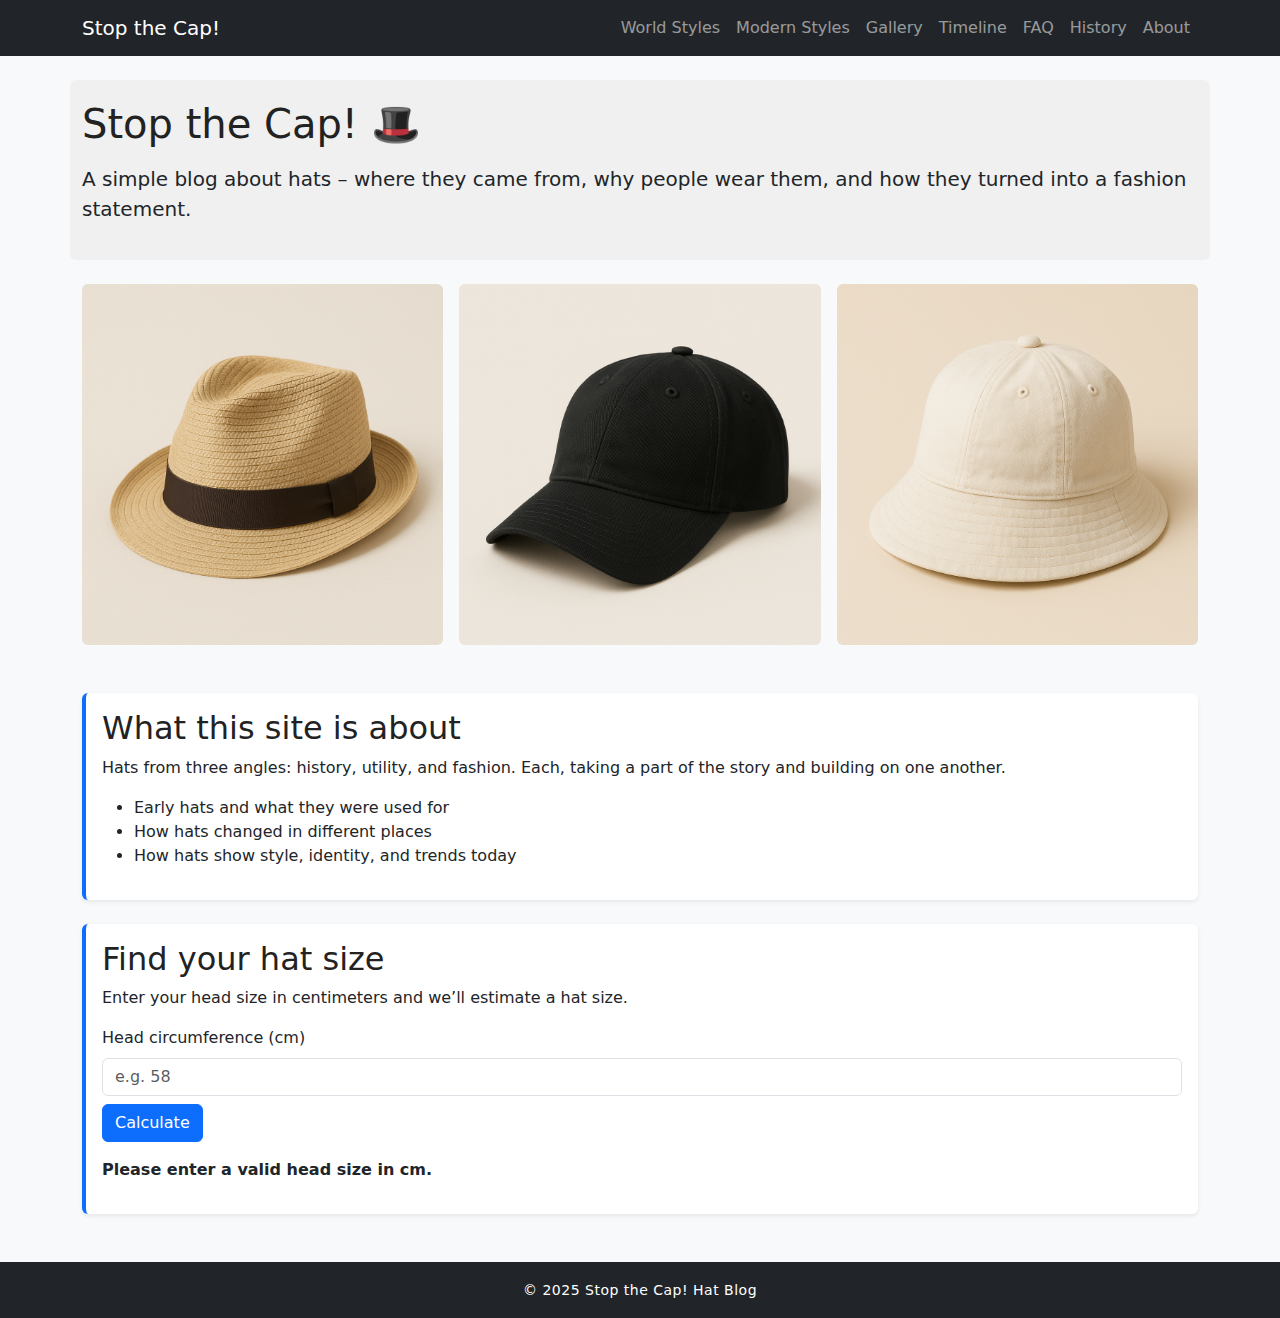
<file: index.html>
<!DOCTYPE html>
<html lang="en">
<head>
  <meta charset="UTF-8">
  <meta name="viewport" content="width=device-width, initial-scale=1.0">
  <title>Stop the Cap! - Hat Blog</title>

  <!-- Bootstrap (design library) -->
  <link rel="stylesheet"
        href="https://cdn.jsdelivr.net/npm/bootstrap@5.3.2/dist/css/bootstrap.min.css">

  <!-- Global stylesheet -->
  <link rel="stylesheet" href="styles.css">
</head>
<body class="bg-light">

  <!-- Simple navbar -->
  <nav class="navbar navbar-expand-lg navbar-dark bg-dark mb-4">
    <div class="container">
      <a class="navbar-brand" href="index.html">Stop the Cap!</a>

      <button class="navbar-toggler" type="button" data-bs-toggle="collapse" data-bs-target="#mainNav">
        <span class="navbar-toggler-icon"></span>
      </button>

      <div class="collapse navbar-collapse" id="mainNav">
        <ul class="navbar-nav ms-auto">
          <!-- teammates will make these pages -->
          <li class="nav-item"><a class="nav-link" href="world.html">World Styles</a></li>
          <li class="nav-item"><a class="nav-link" href="modern.html">Modern Styles</a></li>
          <li class="nav-item"><a class="nav-link" href="gallery.html">Gallery</a></li>
          <li class="nav-item"><a class="nav-link" href="timeline.html">Timeline</a></li>
          <li class="nav-item"><a class="nav-link" href="faq.html">FAQ</a></li>
          <li class="nav-item"><a class="nav-link" href="history.html">History</a></li>
          <li class="nav-item"><a class="nav-link" href="about.html">About</a></li>

        </ul>
      </div>
    </div>
  </nav>

  <!-- Hero / intro -->
  <header class="container mb-4">
    <h1 class="mb-3">Stop the Cap! 🎩</h1>
    <p class="lead">
      A simple blog about hats – where they came from, why people wear them,
      and how they turned into a fashion statement.
    </p>
  </header>

  <!-- Image Row -->
<div class="container mb-5">
  <div class="row g-3 justify-content-center">

    <div class="col-12 col-md-4 text-center">
      <img src="./hat1.jpg" class="img-fluid rounded" alt="Hat style 1">
    </div>

    <div class="col-12 col-md-4 text-center">
      <img src="./hat2.jpg" class="img-fluid rounded" alt="Hat style 2">
    </div>

    <div class="col-12 col-md-4 text-center">
      <img src="./hat3.jpg" class="img-fluid rounded" alt="Hat style 3">
    </div>

  </div>
</div>

  <!-- Main content: a couple of blocks so it’s not empty -->
  <main class="container mb-5">
    <section class="mb-4 p-3 rounded shadow-sm bg-white">
      <h2>What this site is about</h2>
      <p>
        Hats from three angles: history, utility, and fashion.
        Each, taking a part of the story and building on one another.
      </p>
      <ul>
        <li>Early hats and what they were used for</li>
        <li>How hats changed in different places</li>
        <li>How hats show style, identity, and trends today</li>
      </ul>
    </section>

    <!-- JS feature -->
    <section class="mb-4 p-3 rounded shadow-sm bg-white">
      <h2>Find your hat size</h2>
      <p>Enter your head size in centimeters and we’ll estimate a hat size.</p>

      <label for="headSize" class="form-label">Head circumference (cm)</label>
      <input id="headSize" type="number" class="form-control mb-2" placeholder="e.g. 58">

      <button class="btn btn-primary" onclick="calculateHatSize()">Calculate</button>

      <p id="hatResult" class="mt-3 fw-semibold"></p>
    </section>
  </main>

  <footer class="text-center py-3 bg-dark text-white">
    <small>&copy; 2025 Stop the Cap! Hat Blog</small>
  </footer>

  <script src="script.js"></script>
  <script src="https://cdn.jsdelivr.net/npm/bootstrap@5.3.2/dist/js/bootstrap.bundle.min.js"></script>
</body>
</html>
</file>
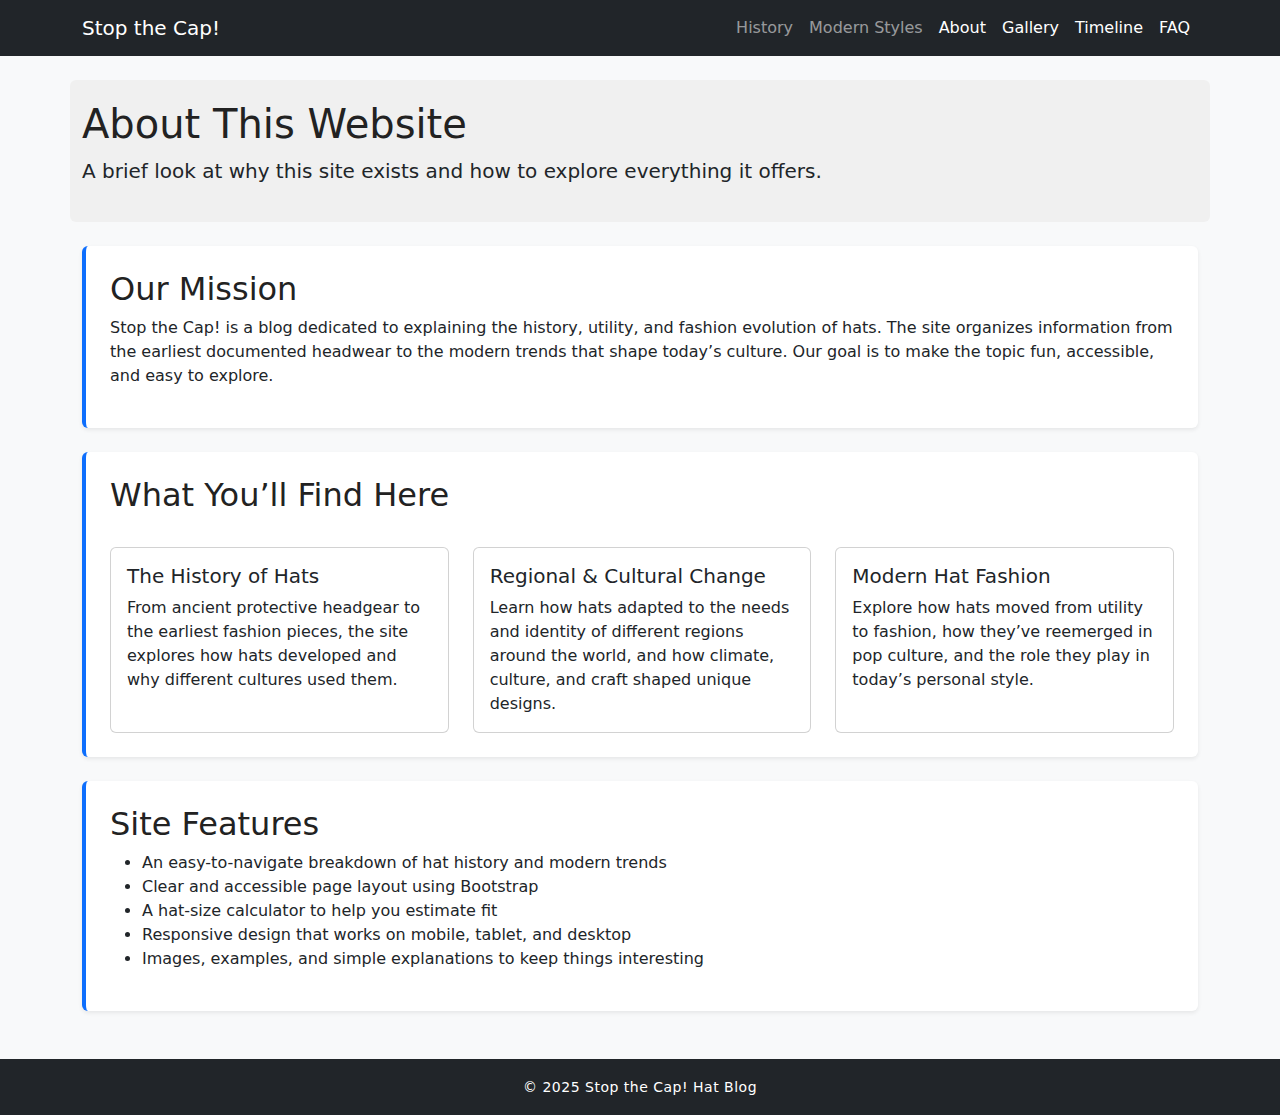
<file: about.html>
<!DOCTYPE html>
<html lang="en">
<head>
  <meta charset="UTF-8">
  <meta name="viewport" content="width=device-width, initial-scale=1.0">
  <title>About This Site – Stop the Cap!</title>

  <!-- Bootstrap -->
  <link rel="stylesheet"
        href="https://cdn.jsdelivr.net/npm/bootstrap@5.3.2/dist/css/bootstrap.min.css">

  <!-- Global stylesheet -->
  <link rel="stylesheet" href="styles.css">
</head>

<body class="bg-light">

  <!-- Navbar -->
  <nav class="navbar navbar-expand-lg navbar-dark bg-dark mb-4">
    <div class="container">
      <a class="navbar-brand" href="index.html">Stop the Cap!</a>

      <button class="navbar-toggler" type="button" data-bs-toggle="collapse" data-bs-target="#mainNav">
        <span class="navbar-toggler-icon"></span>
      </button>

      <div class="collapse navbar-collapse" id="mainNav">
        <ul class="navbar-nav ms-auto">
          <!-- teammates will make these pages -->
         <li class="nav-item"><a class="nav-link" href="history.html">History</a></li>
          <li class="nav-item"><a class="nav-link" href="modern.html">Modern Styles</a></li>
          <li class="nav-item"><a class="nav-link active" href="about.html">About</a></li>
          <li class="nav-item"><a class="nav-link active" href="gallery.html">Gallery</a></li>
          <li class="nav-item"><a class="nav-link active" href="timeline.html">Timeline</a></li>
          <li class="nav-item"><a class="nav-link active" href="faq.html">FAQ</a></li>
        </ul>
      </div>
    </div>
  </nav>

   <!-- Header -->
  <header class="container mb-4">
    <h1>About This Website</h1>
    <p class="lead">
      A brief look at why this site exists and how to explore everything it offers.
    </p>
  </header>

  <main class="container mb-5">

    <!-- Mission / Purpose Block -->
    <section class="p-4 rounded shadow-sm bg-white mb-4 about-highlight">
      <h2>Our Mission</h2>
      <p>
        Stop the Cap! is a blog dedicated to explaining the history, utility,
        and fashion evolution of hats. The site organizes information from the earliest
        documented headwear to the modern trends that shape today’s culture. 
        Our goal is to make the topic fun, accessible, and easy to explore.
      </p>
    </section>

    <!-- What You Will Find -->
    <section class="p-4 rounded shadow-sm bg-white mb-4">
      <h2>What You’ll Find Here</h2>

      <div class="row g-4 mt-1">

        <!-- Card 1 -->
        <div class="col-12 col-md-6 col-lg-4">
          <div class="card h-100">
            <div class="card-body">
              <h5 class="card-title">The History of Hats</h5>
              <p class="card-text">
                From ancient protective headgear to the earliest fashion pieces, 
                the site explores how hats developed and why different cultures used them.
              </p>
            </div>
          </div>
        </div>

        <!-- Card 2 -->
        <div class="col-12 col-md-6 col-lg-4">
          <div class="card h-100">
            <div class="card-body">
              <h5 class="card-title">Regional & Cultural Change</h5>
              <p class="card-text">
                Learn how hats adapted to the needs and identity of different regions around the world,
                and how climate, culture, and craft shaped unique designs.
              </p>
            </div>
          </div>
        </div>

        <!-- Card 3 -->
        <div class="col-12 col-md-6 col-lg-4">
          <div class="card h-100">
            <div class="card-body">
              <h5 class="card-title">Modern Hat Fashion</h5>
              <p class="card-text">
                Explore how hats moved from utility to fashion, how they’ve reemerged in pop culture,
                and the role they play in today’s personal style.
              </p>
            </div>
          </div>
        </div>

      </div>
    </section>

    <!-- Site Features -->
    <section class="p-4 rounded shadow-sm bg-white mb-4">
      <h2>Site Features</h2>
      <ul>
        <li>An easy-to-navigate breakdown of hat history and modern trends</li>
        <li>Clear and accessible page layout using Bootstrap</li>
        <li>A hat-size calculator to help you estimate fit</li>
        <li>Responsive design that works on mobile, tablet, and desktop</li>
        <li>Images, examples, and simple explanations to keep things interesting</li>
      </ul>
    </section>

  </main>

  <footer class="text-center py-3 bg-dark text-white">
    <small>&copy; 2025 Stop the Cap! Hat Blog</small>
  </footer>

  <script src="https://cdn.jsdelivr.net/npm/bootstrap@5.3.2/dist/js/bootstrap.bundle.min.js"></script>
</body>
</html>
</file>
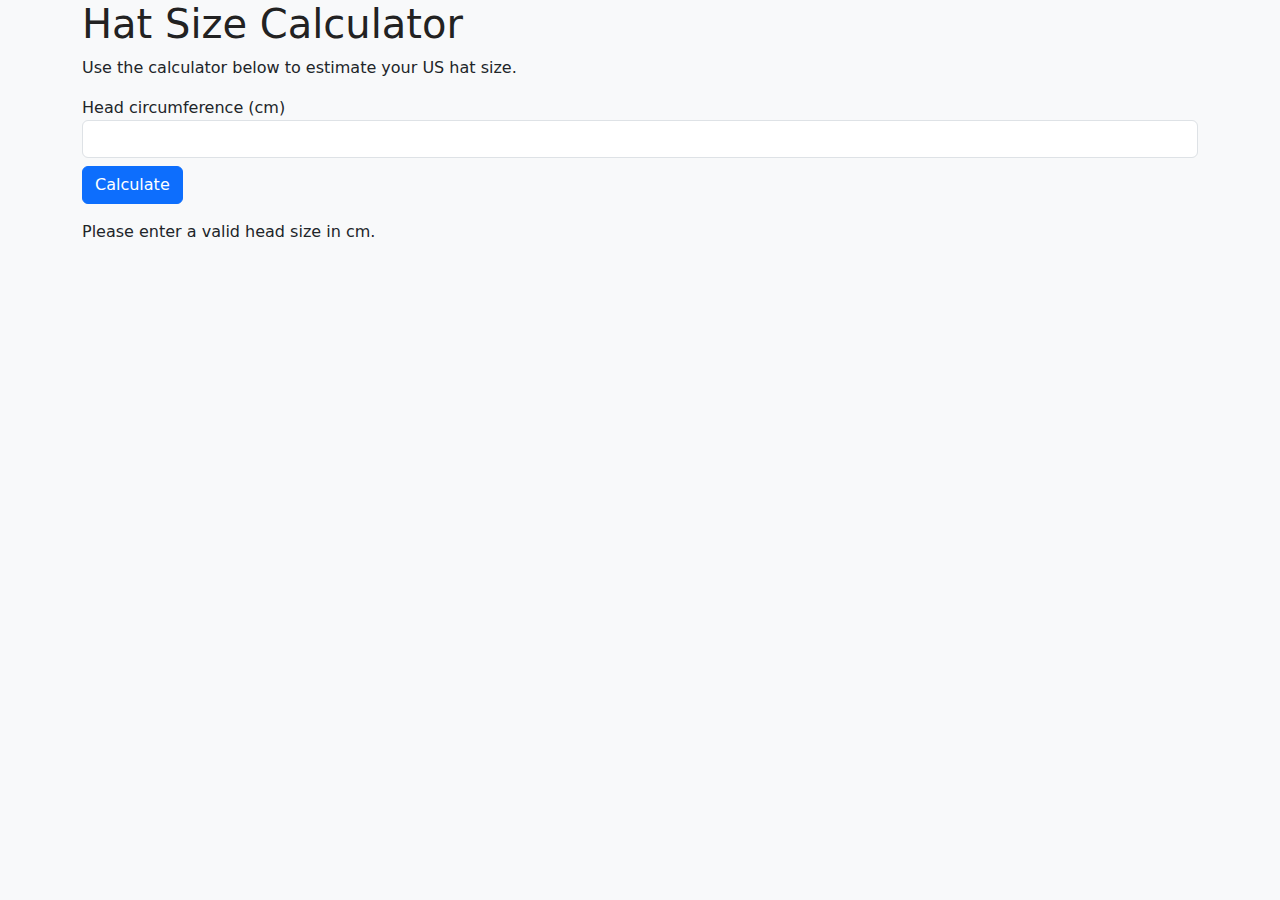
<file: calculator.html>
<!DOCTYPE html>
<html lang="en">
<head>
  <meta charset="UTF-8">
  <meta name="viewport" content="width=device-width, initial-scale=1.0">
  <title>Hat Size Calculator</title>

  <link rel="stylesheet"
        href="https://cdn.jsdelivr.net/npm/bootstrap@5.3.2/dist/css/bootstrap.min.css">
  <link rel="stylesheet" href="styles.css">
</head>

<body class="bg-light">

<main class="container mb-5">
  <h1>Hat Size Calculator</h1>
  <p>Use the calculator below to estimate your US hat size.</p>

  <label for="headSize">Head circumference (cm)</label>
  <input id="headSize" type="number" class="form-control mb-2">
  <button class="btn btn-primary" onclick="calculateHatSize()">Calculate</button>

  <p id="hatResult" class="mt-3"></p>
</main>

<script src="script.js"></script>
</body>
</html>
</file>
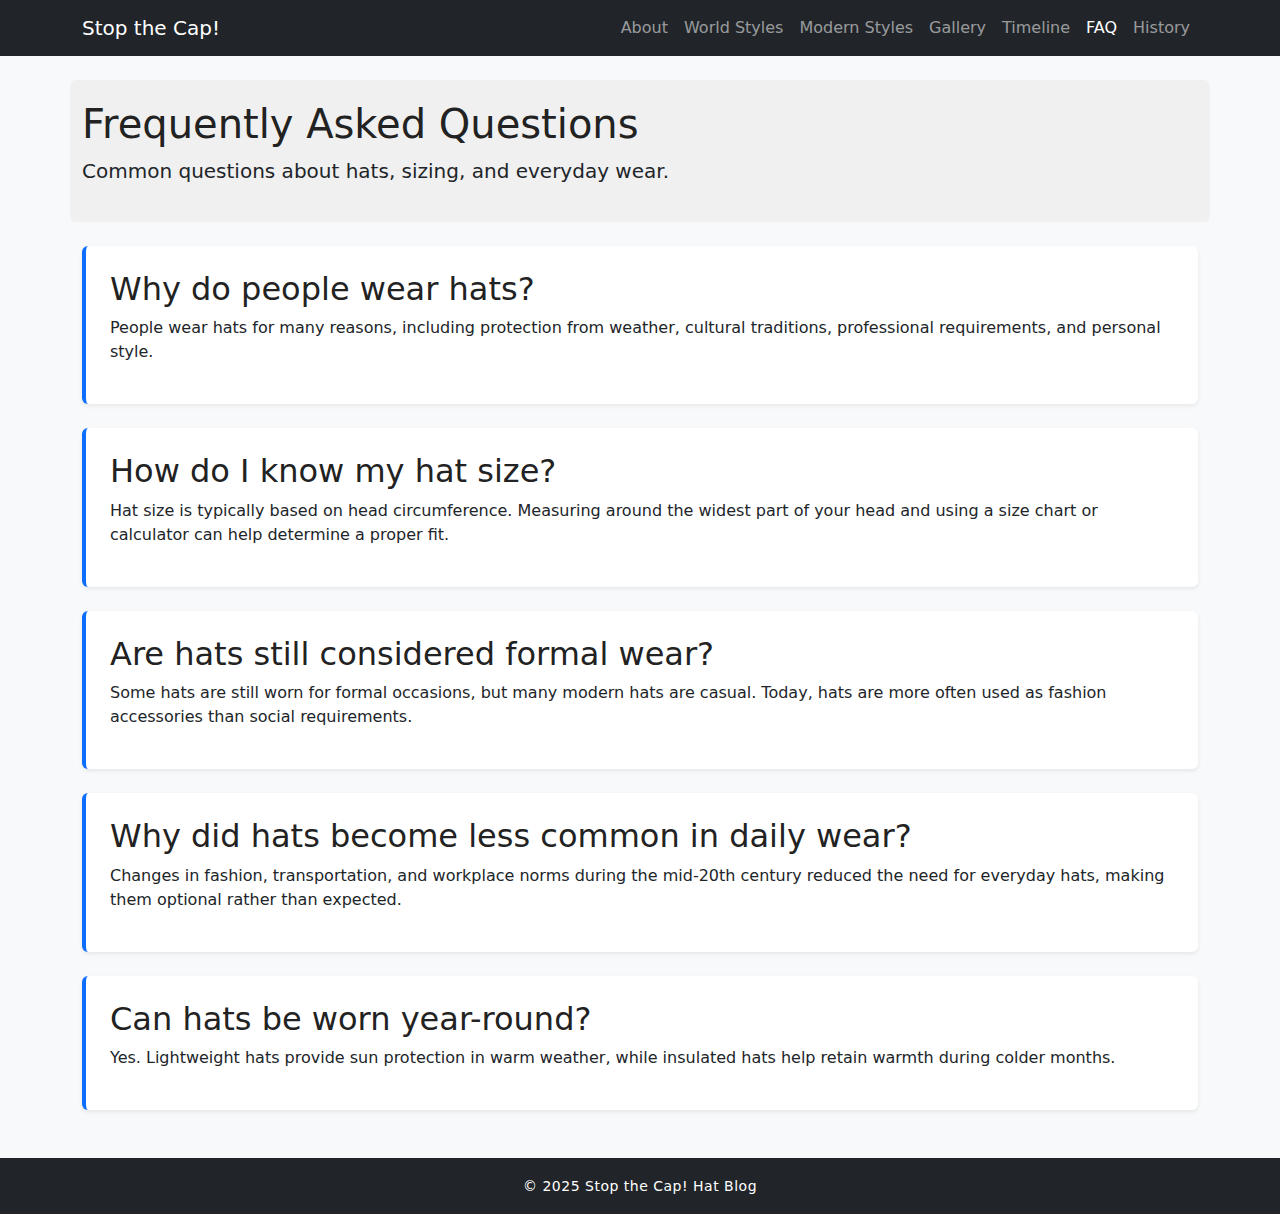
<file: faq.html>
<!DOCTYPE html>
<html lang="en">
<head>
  <meta charset="UTF-8">
  <meta name="viewport" content="width=device-width, initial-scale=1.0">
  <title>Hat FAQ – Stop the Cap!</title>

  <link rel="stylesheet"
        href="https://cdn.jsdelivr.net/npm/bootstrap@5.3.2/dist/css/bootstrap.min.css">
  <link rel="stylesheet" href="styles.css">
</head>

<body class="bg-light">

<!-- Navbar -->
<nav class="navbar navbar-expand-lg navbar-dark bg-dark mb-4">
    <div class="container">
      <a class="navbar-brand" href="index.html">Stop the Cap!</a>

      <button class="navbar-toggler" type="button" data-bs-toggle="collapse" data-bs-target="#mainNav">
        <span class="navbar-toggler-icon"></span>
      </button>

      <div class="collapse navbar-collapse" id="mainNav">
        <ul class="navbar-nav ms-auto">
          <!-- teammates will make these pages -->
          <li class="nav-item"><a class="nav-link" href="about.html">About</a></li>
          <li class="nav-item"><a class="nav-link" href="world.html">World Styles</a></li>
          <li class="nav-item"><a class="nav-link" href="modern.html">Modern Styles</a></li>
          <li class="nav-item"><a class="nav-link" href="gallery.html">Gallery</a></li>
          <li class="nav-item"><a class="nav-link" href="timeline.html">Timeline</a></li>
          <li class="nav-item"><a class="nav-link active" href="faq.html">FAQ</a></li>
          <li class="nav-item"><a class="nav-link" href="history.html">History</a></li>
        </ul>
      </div>
    </div>
  </nav>

<header class="container mb-4">
  <h1 class="mb-2">Frequently Asked Questions</h1>
  <p class="lead">
    Common questions about hats, sizing, and everyday wear.
  </p>
</header>

<main class="container mb-5">

  <section class="mb-4 p-4 bg-white rounded shadow-sm">
    <h2>Why do people wear hats?</h2>
    <p>
      People wear hats for many reasons, including protection from weather,
      cultural traditions, professional requirements, and personal style.
    </p>
  </section>

  <section class="mb-4 p-4 bg-white rounded shadow-sm">
    <h2>How do I know my hat size?</h2>
    <p>
      Hat size is typically based on head circumference. Measuring around the widest
      part of your head and using a size chart or calculator can help determine a proper fit.
    </p>
  </section>

  <section class="mb-4 p-4 bg-white rounded shadow-sm">
    <h2>Are hats still considered formal wear?</h2>
    <p>
      Some hats are still worn for formal occasions, but many modern hats are casual.
      Today, hats are more often used as fashion accessories than social requirements.
    </p>
  </section>

  <section class="mb-4 p-4 bg-white rounded shadow-sm">
    <h2>Why did hats become less common in daily wear?</h2>
    <p>
      Changes in fashion, transportation, and workplace norms during the mid-20th century
      reduced the need for everyday hats, making them optional rather than expected.
    </p>
  </section>

  <section class="p-4 bg-white rounded shadow-sm">
    <h2>Can hats be worn year-round?</h2>
    <p>
      Yes. Lightweight hats provide sun protection in warm weather, while insulated
      hats help retain warmth during colder months.
    </p>
  </section>

</main>

<footer class="text-center py-3 bg-dark text-white">
  <small>&copy; 2025 Stop the Cap! Hat Blog</small>
</footer>

<script src="https://cdn.jsdelivr.net/npm/bootstrap@5.3.2/dist/js/bootstrap.bundle.min.js"></script>
</body>
</html>
</file>
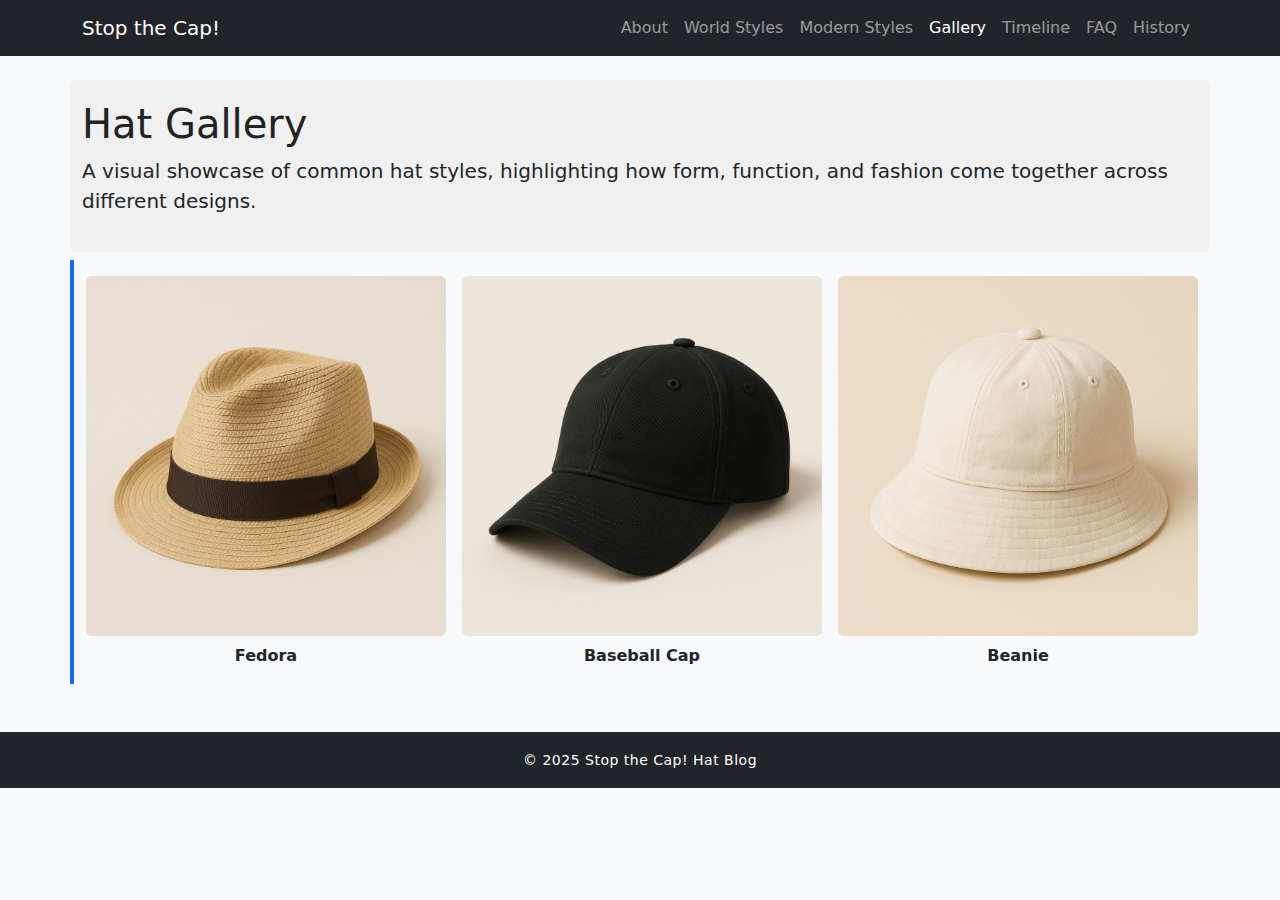
<file: gallery.html>
<!DOCTYPE html>
<html lang="en">
<head>
  <meta charset="UTF-8">
  <meta name="viewport" content="width=device-width, initial-scale=1.0">
  <title>Hat Gallery – Stop the Cap!</title>

  <!-- Bootstrap -->
  <link rel="stylesheet"
        href="https://cdn.jsdelivr.net/npm/bootstrap@5.3.2/dist/css/bootstrap.min.css">

  <!-- Global stylesheet -->
  <link rel="stylesheet" href="styles.css">
</head>

<body class="bg-light">

  <!-- Navbar  -->
  <nav class="navbar navbar-expand-lg navbar-dark bg-dark mb-4">
    <div class="container">
      <a class="navbar-brand" href="index.html">Stop the Cap!</a>

      <button class="navbar-toggler" type="button" data-bs-toggle="collapse" data-bs-target="#mainNav">
        <span class="navbar-toggler-icon"></span>
      </button>

      <div class="collapse navbar-collapse" id="mainNav">
        <ul class="navbar-nav ms-auto">
          <li class="nav-item"><a class="nav-link" href="about.html">About</a></li>
          <li class="nav-item"><a class="nav-link" href="world.html">World Styles</a></li>
          <li class="nav-item"><a class="nav-link" href="modern.html">Modern Styles</a></li>
          <li class="nav-item"><a class="nav-link active" href="gallery.html">Gallery</a></li>
          <li class="nav-item"><a class="nav-link" href="timeline.html">Timeline</a></li>
          <li class="nav-item"><a class="nav-link" href="faq.html">FAQ</a></li>
          <li class="nav-item"><a class="nav-link" href="history.html">History</a></li>
        </ul>
      </div>
    </div>
  </nav>

  <!-- Page Header -->
  <header class="container mb-4">
    <h1 class="mb-2">Hat Gallery</h1>
    <p class="lead">
      A visual showcase of common hat styles, highlighting how form, function,
      and fashion come together across different designs.
    </p>
  </header>

  <!-- Gallery Section (same sizing as index.html) -->
  <section class="container mb-5">
    <div class="row g-3 justify-content-center">

      <div class="col-12 col-md-4 text-center">
        <img src="./hat1.jpg" class="img-fluid rounded" alt="Fedora hat">
        <p class="mt-2 fw-semibold">Fedora</p>
      </div>

      <div class="col-12 col-md-4 text-center">
        <img src="./hat2.jpg" class="img-fluid rounded" alt="Baseball cap">
        <p class="mt-2 fw-semibold">Baseball Cap</p>
      </div>

      <div class="col-12 col-md-4 text-center">
        <img src="./hat3.jpg" class="img-fluid rounded" alt="Beanie hat">
        <p class="mt-2 fw-semibold">Beanie</p>
      </div>

    </div>
  </section>

  <!-- Footer -->
  <footer class="text-center py-3 bg-dark text-white">
    <small>&copy; 2025 Stop the Cap! Hat Blog</small>
  </footer>

  <!-- Bootstrap JS -->
  <script src="https://cdn.jsdelivr.net/npm/bootstrap@5.3.2/dist/js/bootstrap.bundle.min.js"></script>
</body>
</html>
</file>
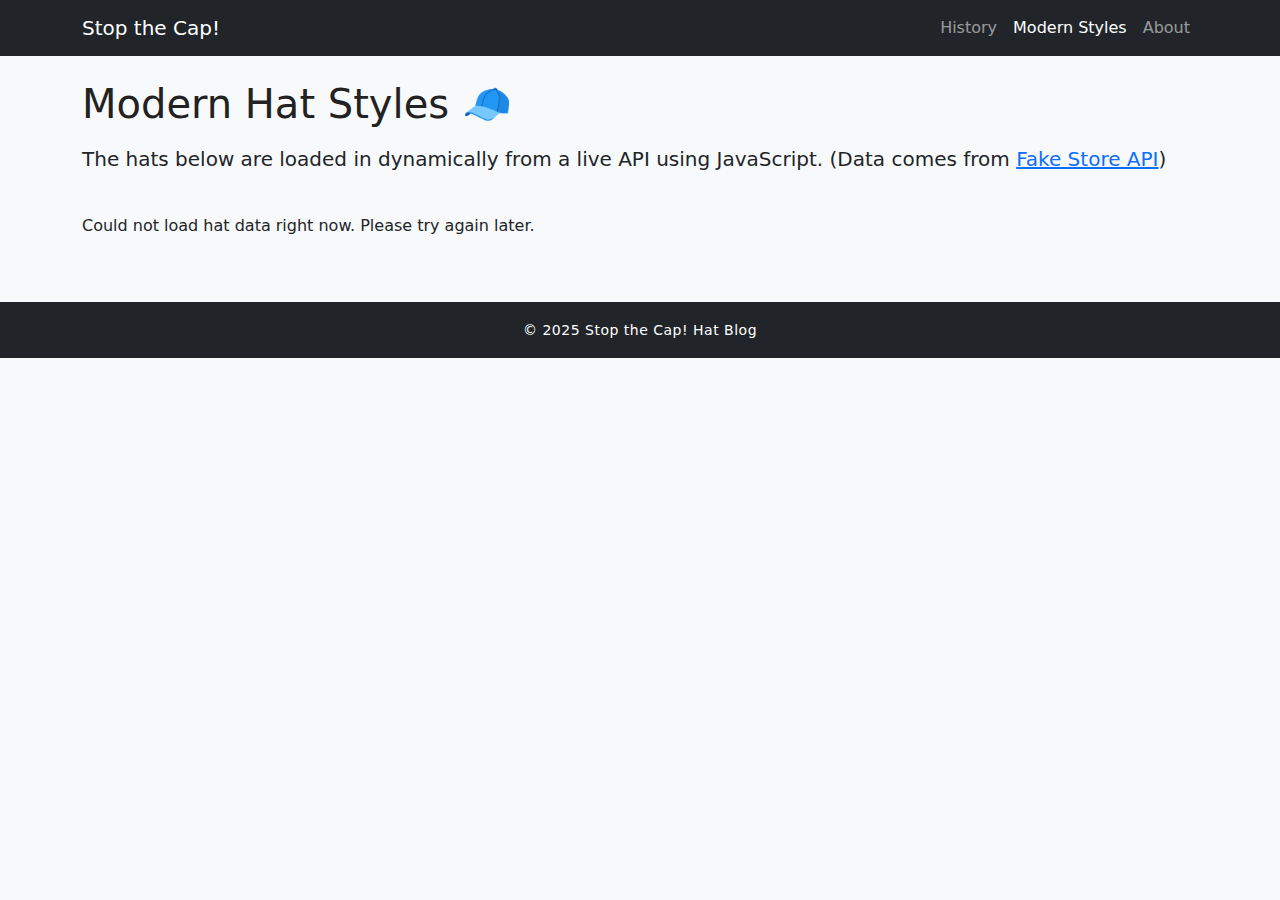
<file: modern.html>
<!DOCTYPE html>
<html lang="en">
<head>
  <meta charset="UTF-8">
  <meta name="viewport" content="width=device-width, initial-scale=1.0">
  <title>Modern Hat Styles – Stop the Cap!</title>

  <!-- Bootstrap -->
  <link href="https://cdn.jsdelivr.net/npm/bootstrap@5.3.2/dist/css/bootstrap.min.css" rel="stylesheet">

  <!-- Global stylesheet -->
  <link rel="stylesheet" href="styles.css">
</head>

<body class="bg-light">
  <!-- Navbar -->
  <nav class="navbar navbar-expand-lg navbar-dark bg-dark mb-4">
    <div class="container">
      <a class="navbar-brand" href="index.html">Stop the Cap!</a>
      <button class="navbar-toggler" type="button" data-bs-toggle="collapse" data-bs-target="#mainNav">
        <span class="navbar-toggler-icon"></span>
      </button>
      <div class="collapse navbar-collapse" id="mainNav">
        <ul class="navbar-nav ms-auto">
          <li class="nav-item"><a class="nav-link" href="history.html">History</a></li>
          <li class="nav-item"><a class="nav-link active" href="modern.html">Modern Styles</a></li>
          <li class="nav-item"><a class="nav-link" href="about.html">About</a></li>
        </ul>
      </div>
    </div>
  </nav>

  <!-- Main content -->
  <main class="container mb-5">
    <h1 class="mb-3">Modern Hat Styles 🧢</h1>
    <p class="lead">
      The hats below are loaded in dynamically from a live API using JavaScript.  
      (Data comes from <a href="https://fakestoreapi.com/" target="_blank">Fake Store API</a>)
    </p>

    <div class="row g-4 mt-3" id="hatList">
      <!-- JS will insert cards here -->
    </div>
  </main>

  <footer class="text-center py-3 bg-dark text-white">
    <small>&copy; 2025 Stop the Cap! Hat Blog</small>
  </footer>

  <script>
    // fetch live data from Fake Store API
    fetch("https://fakestoreapi.com/products/category/men's%20clothing")
      .then(res => res.json())
      .then(items => {
        const hatList = document.getElementById("hatList");
        items.forEach(item => {
          const div = document.createElement("div");
          div.className = "col-12 col-md-4";

          div.innerHTML = `
            <article class="card h-100">
              <img src="${item.image}" class="card-img-top" alt="${item.title}">
              <div class="card-body">
                <h5 class="card-title">${item.title}</h5>
                <p class="card-text">
                  <time>Modern Era</time><br>
                  Price: $${item.price}
                </p>
              </div>
            </article>
          `;
          hatList.appendChild(div);
        });
      })
      .catch(err => {
        console.error("Error loading from API:", err);
        document.getElementById("hatList").innerHTML =
          "<p>Could not load hat data right now. Please try again later.</p>";
      });
  </script>

  <script src="https://cdn.jsdelivr.net/npm/bootstrap@5.3.2/dist/js/bootstrap.bundle.min.js"></script>
</body>
</html>
</file>
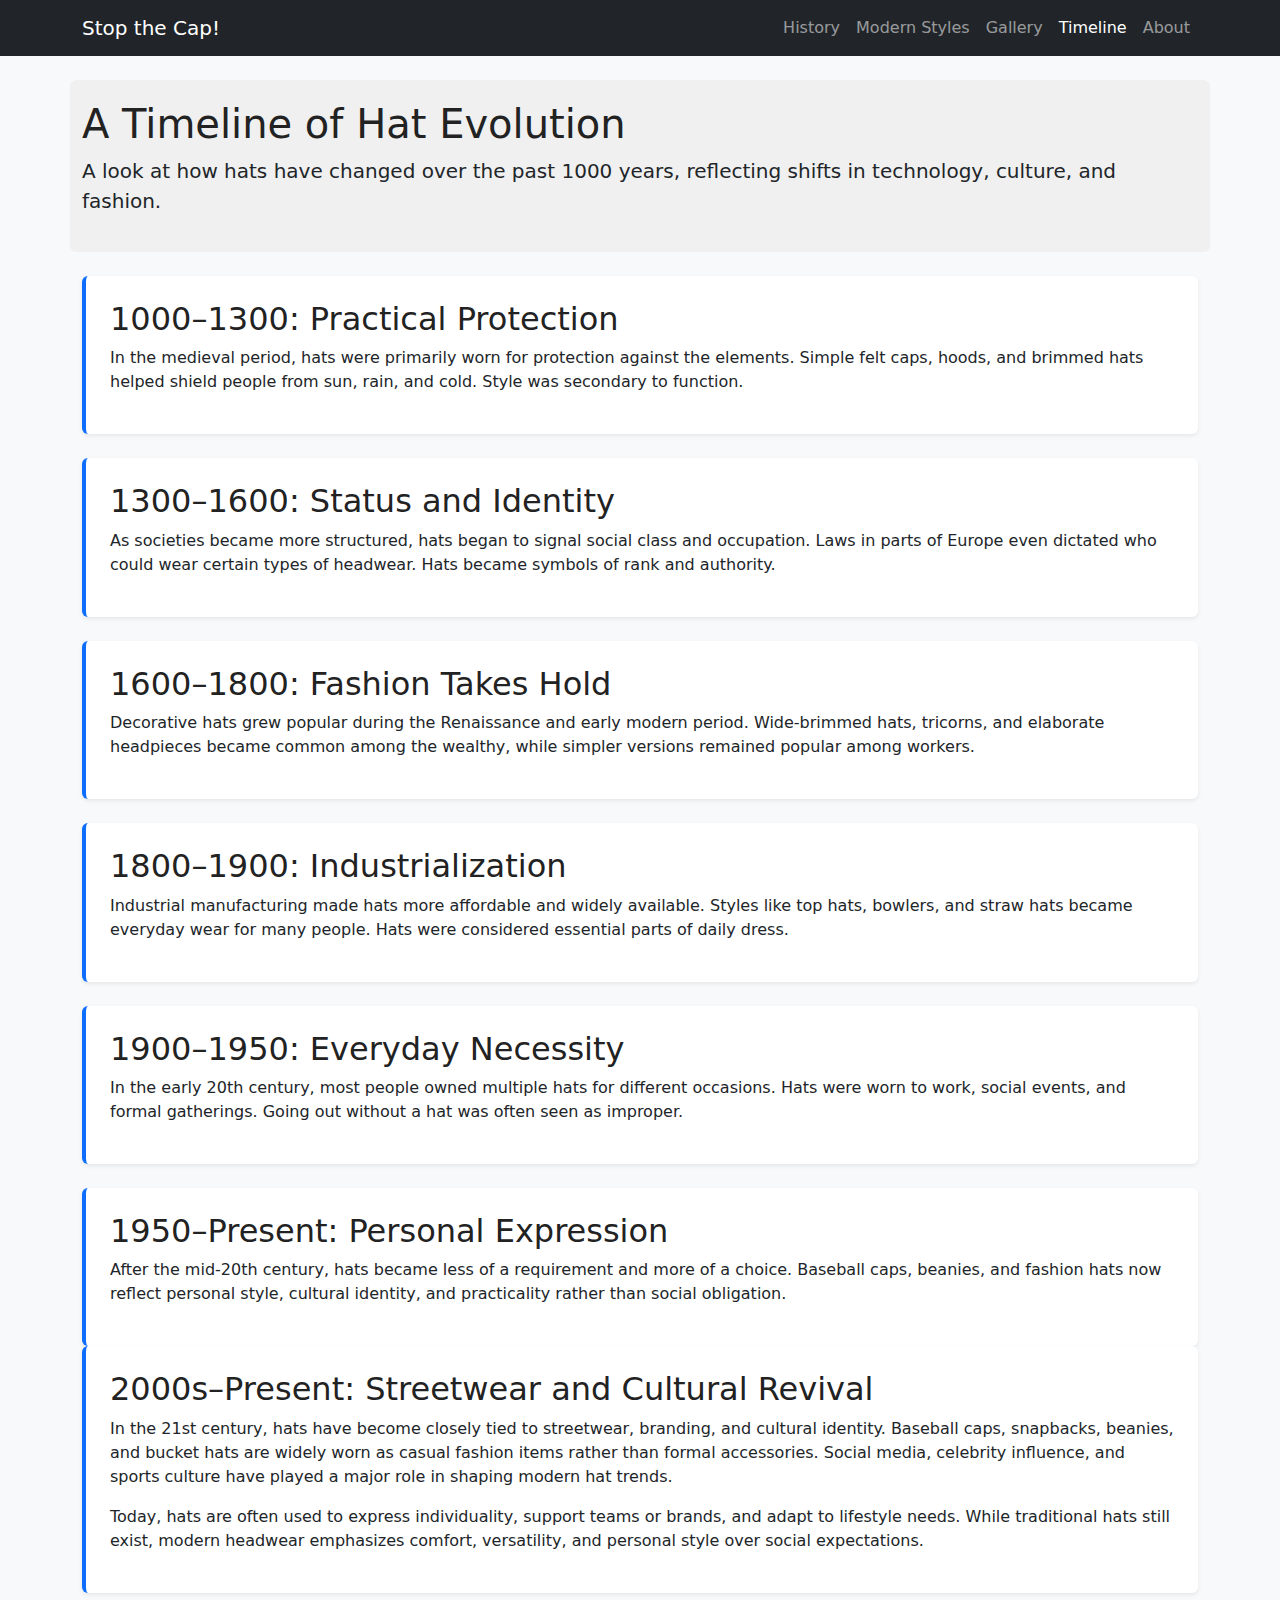
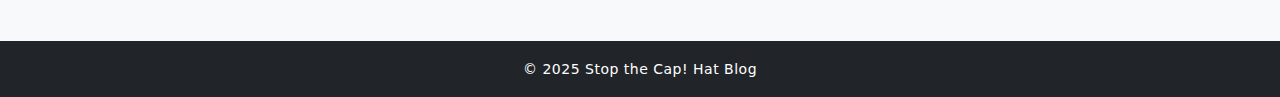
<file: timeline.html>
<!DOCTYPE html>
<html lang="en">
<head>
  <meta charset="UTF-8">
  <meta name="viewport" content="width=device-width, initial-scale=1.0">
  <title>Hat Evolution Timeline – Stop the Cap!</title>

  <link rel="stylesheet"
        href="https://cdn.jsdelivr.net/npm/bootstrap@5.3.2/dist/css/bootstrap.min.css">
  <link rel="stylesheet" href="styles.css">
</head>

<body class="bg-light">

<!-- Navbar -->
<nav class="navbar navbar-expand-lg navbar-dark bg-dark mb-4">
  <div class="container">
    <a class="navbar-brand" href="index.html">Stop the Cap!</a>

    <button class="navbar-toggler" type="button" data-bs-toggle="collapse" data-bs-target="#mainNav">
      <span class="navbar-toggler-icon"></span>
    </button>

    <div class="collapse navbar-collapse" id="mainNav">
      <ul class="navbar-nav ms-auto">
        <li class="nav-item"><a class="nav-link" href="history.html">History</a></li>
        <li class="nav-item"><a class="nav-link" href="modern.html">Modern Styles</a></li>
        <li class="nav-item"><a class="nav-link" href="gallery.html">Gallery</a></li>
        <li class="nav-item"><a class="nav-link active" href="timeline.html">Timeline</a></li>
        <li class="nav-item"><a class="nav-link" href="about.html">About</a></li>
      </ul>
    </div>
  </div>
</nav>

<header class="container mb-4">
  <h1 class="mb-2">A Timeline of Hat Evolution</h1>
  <p class="lead">
    A look at how hats have changed over the past 1000 years, reflecting shifts
    in technology, culture, and fashion.
  </p>
</header>

<main class="container mb-5">

  <section class="mb-4 p-4 bg-white rounded shadow-sm">
    <h2>1000–1300: Practical Protection</h2>
    <p>
      In the medieval period, hats were primarily worn for protection against the elements.
      Simple felt caps, hoods, and brimmed hats helped shield people from sun, rain, and cold.
      Style was secondary to function.
    </p>
  </section>

  <section class="mb-4 p-4 bg-white rounded shadow-sm">
    <h2>1300–1600: Status and Identity</h2>
    <p>
      As societies became more structured, hats began to signal social class and occupation.
      Laws in parts of Europe even dictated who could wear certain types of headwear.
      Hats became symbols of rank and authority.
    </p>
  </section>

  <section class="mb-4 p-4 bg-white rounded shadow-sm">
    <h2>1600–1800: Fashion Takes Hold</h2>
    <p>
      Decorative hats grew popular during the Renaissance and early modern period.
      Wide-brimmed hats, tricorns, and elaborate headpieces became common among the wealthy,
      while simpler versions remained popular among workers.
    </p>
  </section>

  <section class="mb-4 p-4 bg-white rounded shadow-sm">
    <h2>1800–1900: Industrialization</h2>
    <p>
      Industrial manufacturing made hats more affordable and widely available.
      Styles like top hats, bowlers, and straw hats became everyday wear for many people.
      Hats were considered essential parts of daily dress.
    </p>
  </section>

  <section class="mb-4 p-4 bg-white rounded shadow-sm">
    <h2>1900–1950: Everyday Necessity</h2>
    <p>
      In the early 20th century, most people owned multiple hats for different occasions.
      Hats were worn to work, social events, and formal gatherings.
      Going out without a hat was often seen as improper.
    </p>
  </section>

  <section class="p-4 bg-white rounded shadow-sm">
    <h2>1950–Present: Personal Expression</h2>
    <p>
      After the mid-20th century, hats became less of a requirement and more of a choice.
      Baseball caps, beanies, and fashion hats now reflect personal style, cultural identity,
      and practicality rather than social obligation.
    </p>
  </section>

  <section class="mb-4 p-4 bg-white rounded shadow-sm">
  <h2>2000s–Present: Streetwear and Cultural Revival</h2>
  <p>
    In the 21st century, hats have become closely tied to streetwear, branding,
    and cultural identity. Baseball caps, snapbacks, beanies, and bucket hats
    are widely worn as casual fashion items rather than formal accessories.
    Social media, celebrity influence, and sports culture have played a major
    role in shaping modern hat trends.
  </p>
  <p>
    Today, hats are often used to express individuality, support teams or brands,
    and adapt to lifestyle needs. While traditional hats still exist, modern
    headwear emphasizes comfort, versatility, and personal style over social
    expectations.
  </p>
</section>

</main>

<footer class="text-center py-3 bg-dark text-white">
  <small>&copy; 2025 Stop the Cap! Hat Blog</small>
</footer>

<script src="https://cdn.jsdelivr.net/npm/bootstrap@5.3.2/dist/js/bootstrap.bundle.min.js"></script>
</body>
</html>
</file>
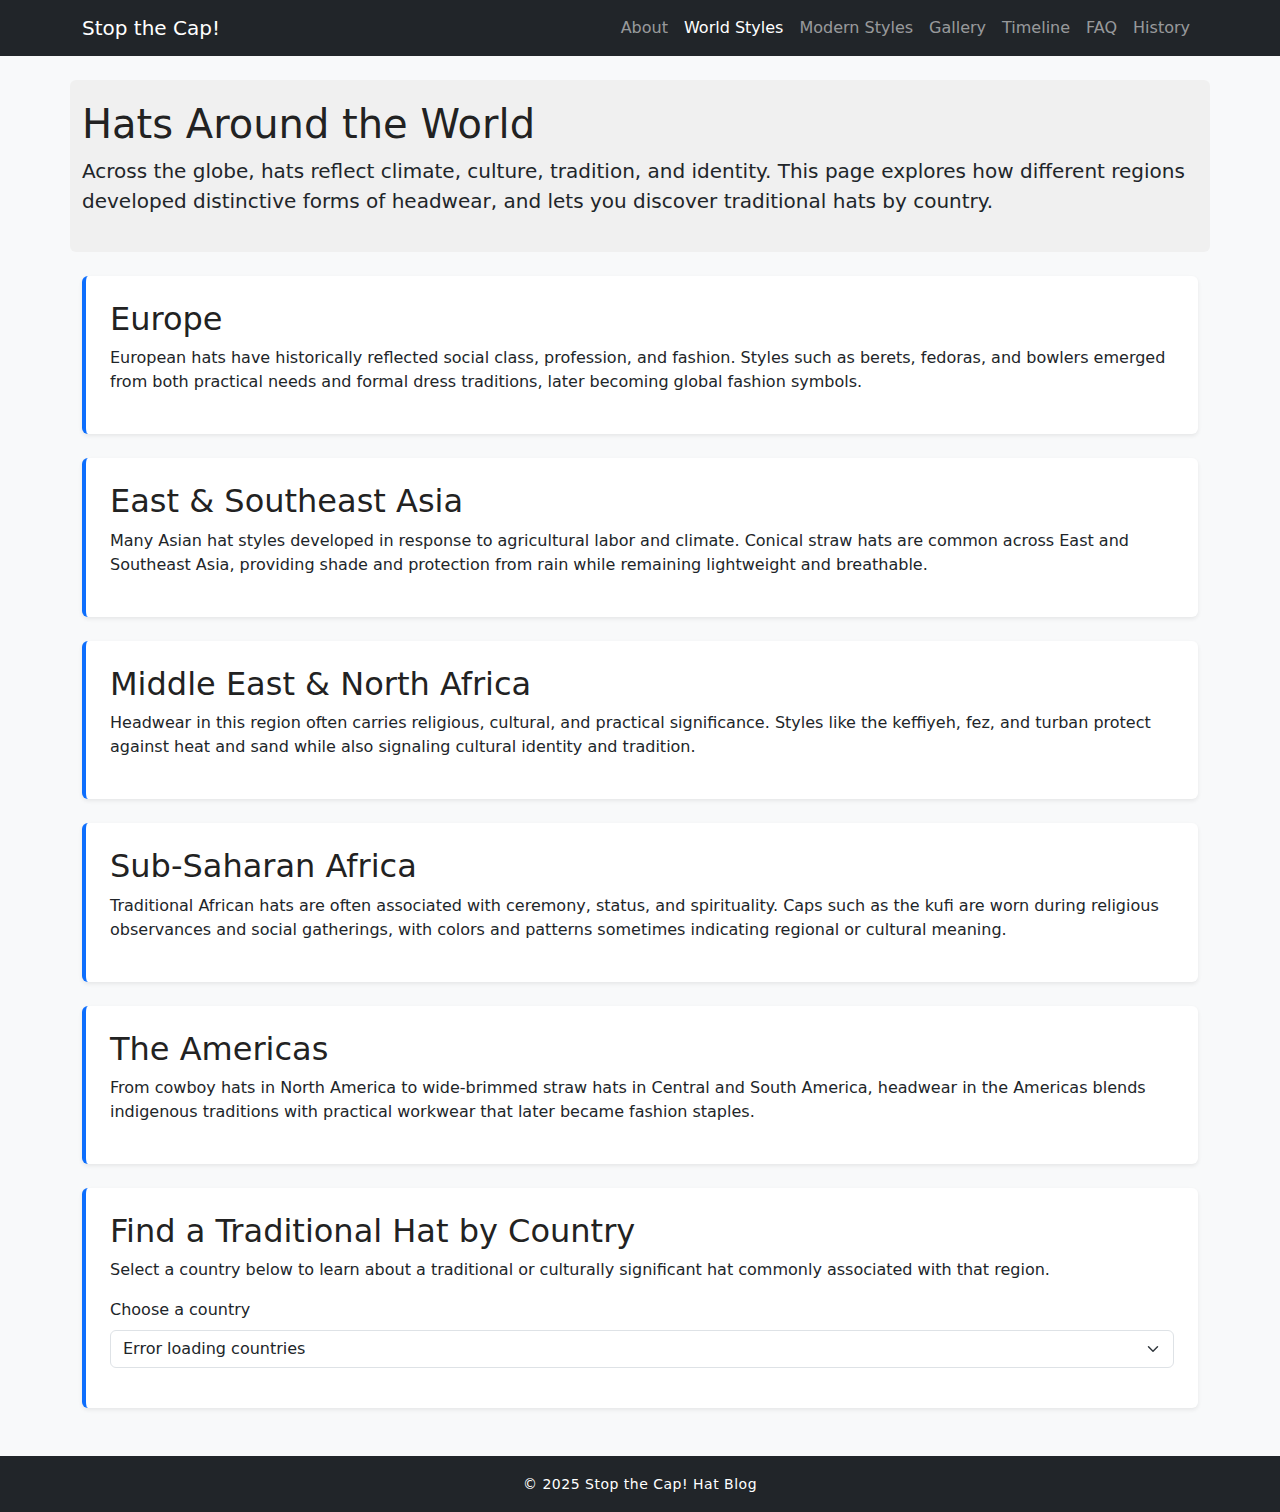
<file: world.html>
<!DOCTYPE html>
<html lang="en">
<head>
  <meta charset="UTF-8">
  <meta name="viewport" content="width=device-width, initial-scale=1.0">
  <title>Hats Around the World – Stop the Cap!</title>

  <!-- Bootstrap -->
  <link rel="stylesheet"
        href="https://cdn.jsdelivr.net/npm/bootstrap@5.3.2/dist/css/bootstrap.min.css">

  <!-- Global stylesheet -->
  <link rel="stylesheet" href="styles.css">
</head>

<body class="bg-light">

<!-- Navbar -->
<nav class="navbar navbar-expand-lg navbar-dark bg-dark mb-4">
  <div class="container">
    <a class="navbar-brand" href="index.html">Stop the Cap!</a>

    <button class="navbar-toggler" type="button" data-bs-toggle="collapse" data-bs-target="#mainNav">
      <span class="navbar-toggler-icon"></span>
    </button>

    <div class="collapse navbar-collapse" id="mainNav">
      <ul class="navbar-nav ms-auto">
        <li class="nav-item"><a class="nav-link" href="about.html">About</a></li>
        <li class="nav-item"><a class="nav-link active" href="world.html">World Styles</a></li>
        <li class="nav-item"><a class="nav-link" href="modern.html">Modern Styles</a></li>
        <li class="nav-item"><a class="nav-link" href="gallery.html">Gallery</a></li>
        <li class="nav-item"><a class="nav-link" href="timeline.html">Timeline</a></li>
        <li class="nav-item"><a class="nav-link" href="faq.html">FAQ</a></li>
        <li class="nav-item"><a class="nav-link" href="history.html">History</a></li>
      </ul>
    </div>
  </div>
</nav>

<header class="container mb-4">
  <h1 class="mb-2">Hats Around the World</h1>
  <p class="lead">
    Across the globe, hats reflect climate, culture, tradition, and identity.
    This page explores how different regions developed distinctive forms of headwear,
    and lets you discover traditional hats by country.
  </p>
</header>

<main class="container mb-5">

  <!-- Regional Sections -->
  <section class="mb-4 p-4 bg-white rounded shadow-sm">
    <h2>Europe</h2>
    <p>
      European hats have historically reflected social class, profession, and fashion.
      Styles such as berets, fedoras, and bowlers emerged from both practical needs and
      formal dress traditions, later becoming global fashion symbols.
    </p>
  </section>

  <section class="mb-4 p-4 bg-white rounded shadow-sm">
    <h2>East & Southeast Asia</h2>
    <p>
      Many Asian hat styles developed in response to agricultural labor and climate.
      Conical straw hats are common across East and Southeast Asia, providing shade
      and protection from rain while remaining lightweight and breathable.
    </p>
  </section>

  <section class="mb-4 p-4 bg-white rounded shadow-sm">
    <h2>Middle East & North Africa</h2>
    <p>
      Headwear in this region often carries religious, cultural, and practical significance.
      Styles like the keffiyeh, fez, and turban protect against heat and sand while also
      signaling cultural identity and tradition.
    </p>
  </section>

  <section class="mb-4 p-4 bg-white rounded shadow-sm">
    <h2>Sub-Saharan Africa</h2>
    <p>
      Traditional African hats are often associated with ceremony, status, and spirituality.
      Caps such as the kufi are worn during religious observances and social gatherings,
      with colors and patterns sometimes indicating regional or cultural meaning.
    </p>
  </section>

  <section class="mb-4 p-4 bg-white rounded shadow-sm">
    <h2>The Americas</h2>
    <p>
      From cowboy hats in North America to wide-brimmed straw hats in Central and South America,
      headwear in the Americas blends indigenous traditions with practical workwear that later
      became fashion staples.
    </p>
  </section>

  <!-- Interactive Country Selector -->
  <section class="p-4 bg-white rounded shadow-sm">
    <h2>Find a Traditional Hat by Country</h2>
    <p>
      Select a country below to learn about a traditional or culturally significant hat
      commonly associated with that region.
    </p>

    <label for="countrySelect" class="form-label">Choose a country</label>
    <select id="countrySelect" class="form-select mb-3">
      <option value="">Loading countries...</option>
    </select>

    <div id="hatResult" class="fw-semibold"></div>
  </section>

</main>

<footer class="text-center py-3 bg-dark text-white">
  <small>&copy; 2025 Stop the Cap! Hat Blog</small>
</footer>

<!-- Bootstrap JS -->
<script src="https://cdn.jsdelivr.net/npm/bootstrap@5.3.2/dist/js/bootstrap.bundle.min.js"></script>

<!-- World Hats Script -->
<script>
  const countrySelect = document.getElementById("countrySelect");
  const hatResult = document.getElementById("hatResult");

  // Map of countries to traditional hats
  const hatByCountry = {
    "France": "Beret",
    "Italy": "Fedora",
    "United Kingdom": "Bowler Hat",
    "Mexico": "Sombrero",
    "United States": "Cowboy Hat",
    "Japan": "Kasa (Conical Straw Hat)",
    "China": "Douli (Straw Hat)",
    "Vietnam": "Nón Lá",
    "Morocco": "Fez",
    "Saudi Arabia": "Ghutra / Keffiyeh",
    "Nigeria": "Fila Cap",
    "Ghana": "Kufi",
    "Russia": "Ushanka",
    "Germany": "Tyrolean Hat",
    "India": "Turban"
  };

  // Fetch country list from REST Countries API
  fetch("https://restcountries.com/v3.1/all?fields=name")
    .then(res => res.json())
    .then(data => {
      const countries = data
        .map(c => c.name.common)
        .sort();

      countrySelect.innerHTML = `<option value="">Select a country</option>`;

      countries.forEach(country => {
        const option = document.createElement("option");
        option.value = country;
        option.textContent = country;
        countrySelect.appendChild(option);
      });
    })
    .catch(() => {
      countrySelect.innerHTML = `<option>Error loading countries</option>`;
    });

  countrySelect.addEventListener("change", () => {
    const country = countrySelect.value;

    if (!country) {
      hatResult.textContent = "";
      return;
    }

    if (hatByCountry[country]) {
      hatResult.textContent = `Traditional hat: ${hatByCountry[country]}`;
    } else {
      hatResult.textContent =
        "This country does not have a widely recognized national hat, or traditions vary by region.";
    }
  });
</script>

</body>
</html>
</file>
<file: styles.css>
/* Global font */
body {
  font-family: system-ui, "Segoe UI", sans-serif;
}

/* Headings */
h1, h2 {
  color: #222;
}

/* Make hero a bit nicer */
header {
  background-color: #f0f0f0;
  border-radius: 6px;
  padding: 20px;
}

/* Sections */
section {
  border-left: 4px solid #0d6efd;
}

/* Footer text spacing */
footer small {
  letter-spacing: 0.5px;
}
</file>
